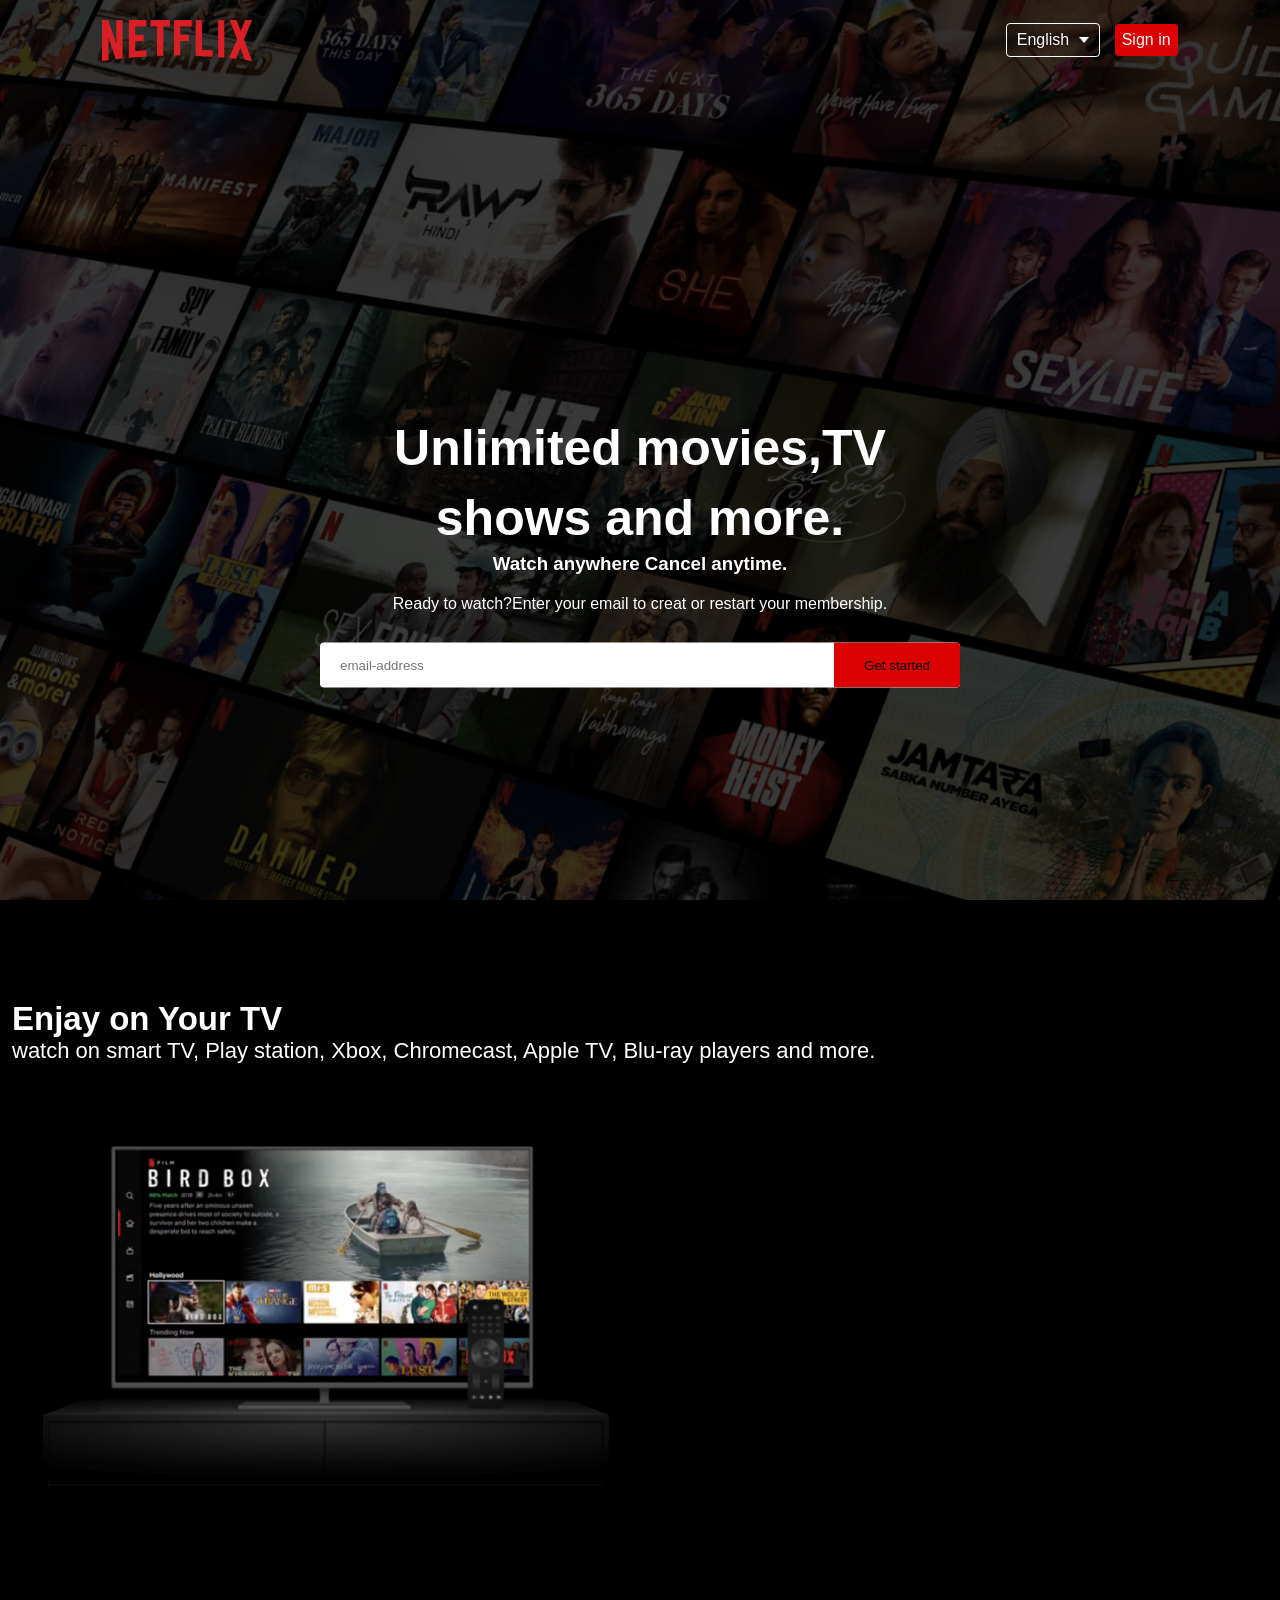
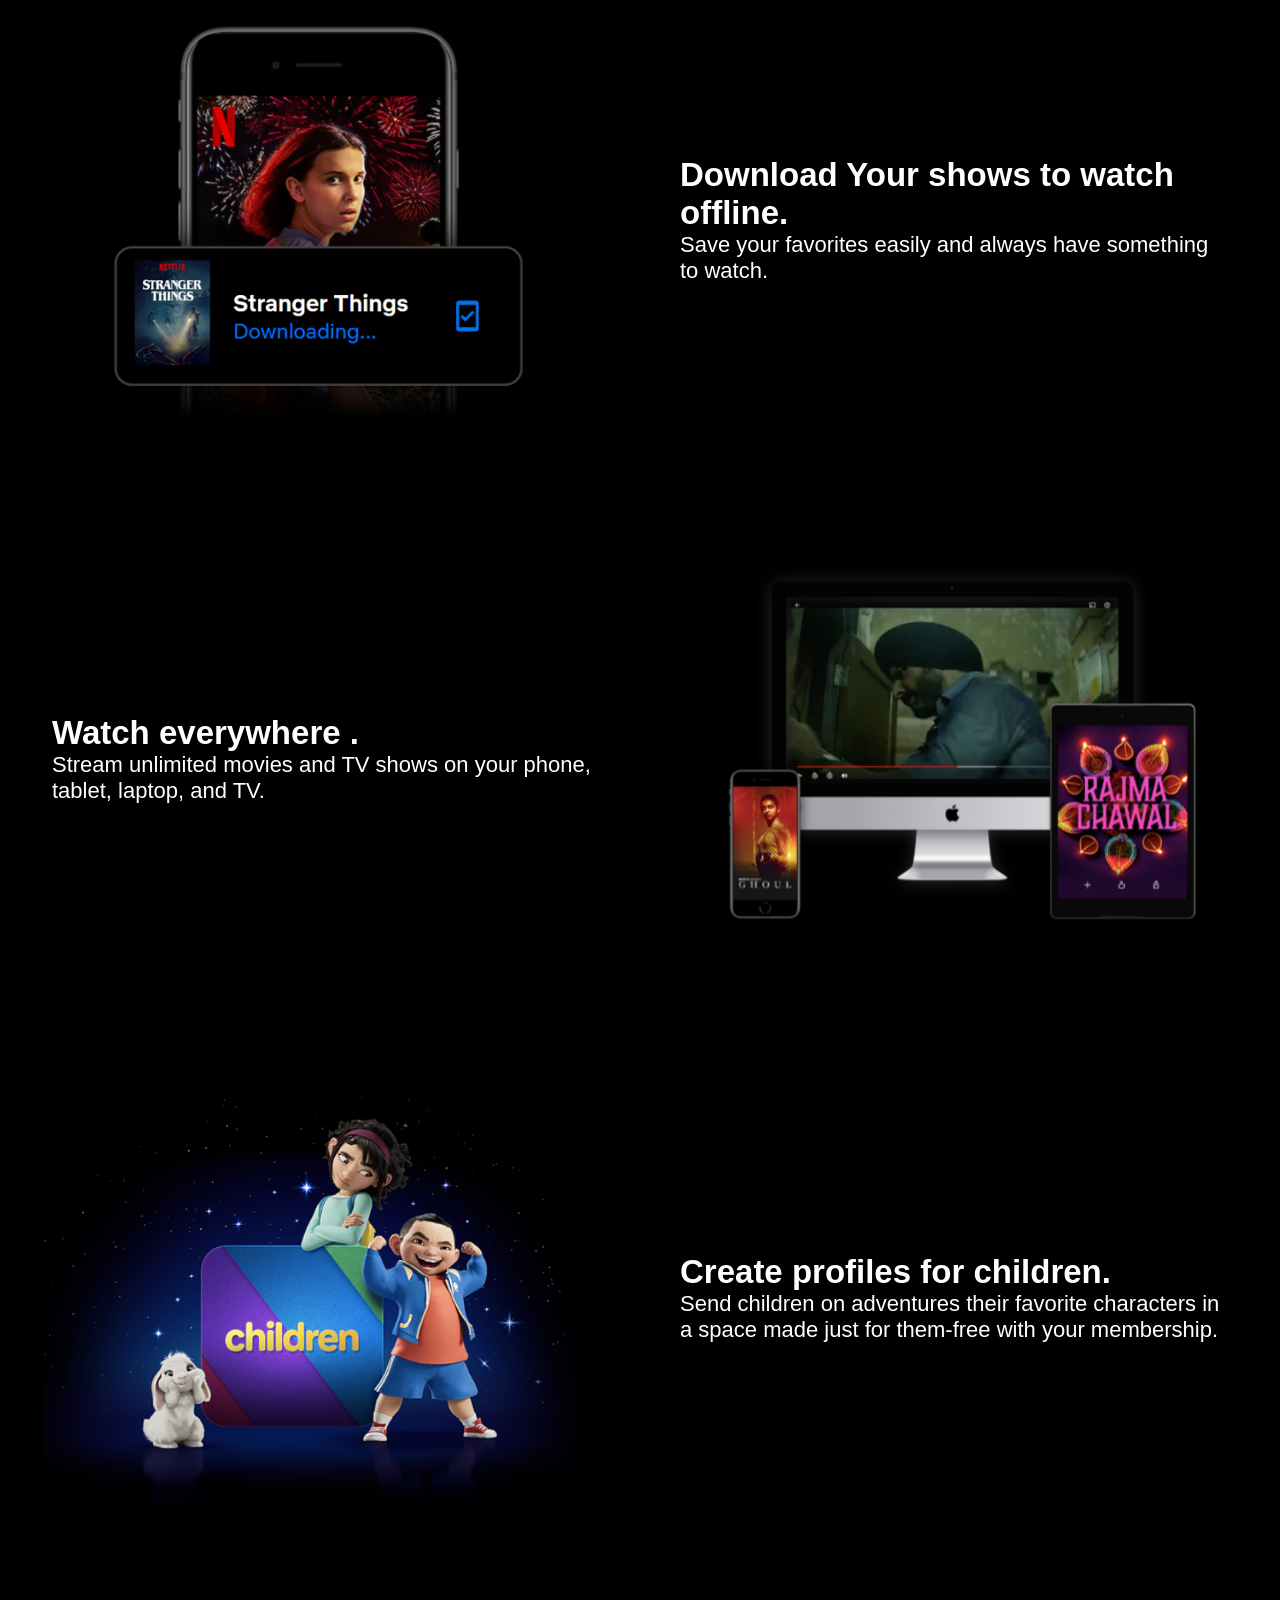
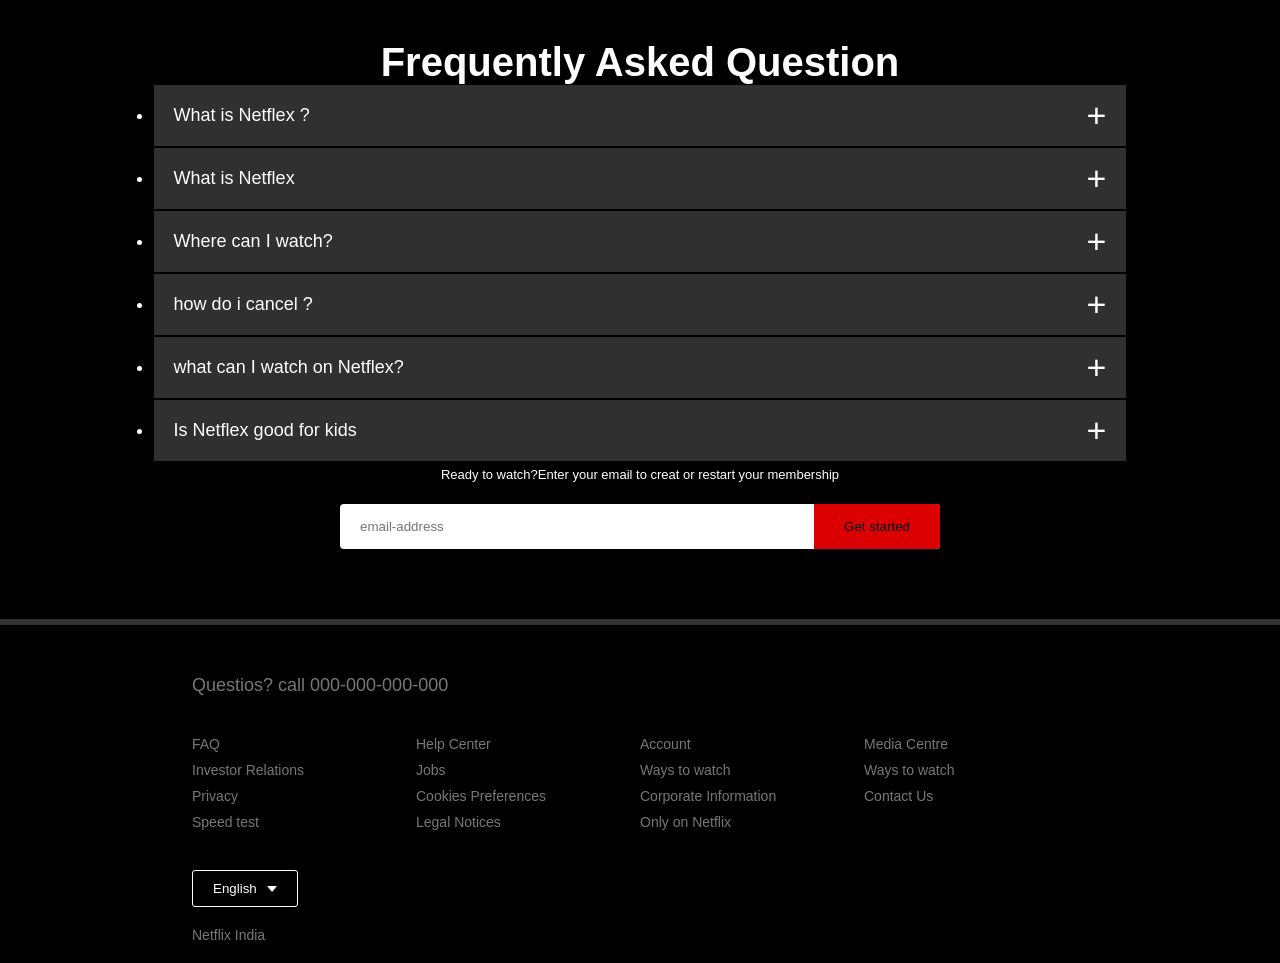
<file: Netflex.html/index.html>
<!DOCTYPE html>
<html lang="en">
<head>
    <meta charset="UTF-8">
    <meta name="viewport" content="width=device-width, initial-scale=1.0">
    <title>Netflex Website Clone-Easy Tutorials</title>
    <link rel="stylesheet" href="style.css">
</head>
<body>
   <div class="header">
    <nav>
        <img src="images/logo.png" class="logo">
        <div>
            <button class="language-btn">English<img src="images/down-icon.png" ></button>
            <button>Sign in</button>
        </div>
    </nav>
    <div class="header-content">
        <h1>Unlimited movies,TV shows and more.</h1>
        <h3>Watch anywhere Cancel anytime.</h3>
        <p>Ready to watch?Enter your email to creat or restart your membership.</p>
        <form class="email-signup">
            <input type="email" placeholder="email-address" required>
            <button type="submit">Get started</button>
        </form>
    </div>
    </div>
    <!-- n0 1 -->
    <div class="features">
        <div class="row">
            <div class=" ">
                <h2>Enjay on Your TV</h2>
                <p>watch on smart TV, Play station, Xbox, Chromecast, Apple TV, Blu-ray players and more.</p>
            </div>
                <div class="img-col">
                    <img src="images/feature-1.png" >
                </div>
        </div>
        <!-- no. 2 -->
        <div class="row">
            <div class="img-col">
                <img src="images/feature-2.png" >
            </div>
            <div class="text-col">
                <h2>Download Your shows to watch offline.</h2>
                <p>Save your favorites easily and always have something to watch.</p>
            </div>
            <div>
               
            </div>
        </div>
        <!-- no.3 -->
        <div class="row">
            <div class="text-col">
                <h2>Watch everywhere .</h2>
                <p>Stream unlimited movies and TV shows on your phone, tablet, laptop, and TV.</p>
            </div>
                <div class="img-col">
                    <img src="images/feature-3.png" >
                </div>
        </div>
        <!-- no. 4 -->
        <div class="row">
            <div class="img-col">
                <img src="images/feature-4.png" >
            </div>
            <div class="text-col">
                <h2>Create profiles for children.</h2>
                <p>Send children on adventures their favorite characters in a space made just for them-free with your membership.</p>
            </div>
            <!-- <div> -->
               
            <!-- </div> -->
        </div>
    </div>


    <div class="faq">
        <h2>Frequently Asked Question</h2>
        <ul class="accordion">
            <li>
                <input type="radio" name="accordion" id="first">
                <label for="first">What is Netflex ? </label>
                <div class="content">
                    <p>Lorem ipsum dolor sit amet consectetur adipisicing elit. Quis laborum magni repellat vero? Distinctio, odio. Amet quis fugiat enim at dignissimos iusto! Odit dolore accusantium amet repudiandae quas quod. Accusamus.</p>
                </div>
            </li>
            <li>
                <input type="radio" name="accordion" id="first">
                <label for="first">What is Netflex </label>
                <div class="content">
                    <p>Lorem ipsum dolor sit amet consectetur adipisicing elit. Quis laborum magni repellat vero? Distinctio, odio. Amet quis fugiat enim at dignissimos iusto! Odit dolore accusantium amet repudiandae quas quod. Accusamus.</p>
                </div>
            </li>
            <li>
                <input type="radio" name="accordion" id="third">
                <label for="third">Where can I watch?</label>
                <div class="content">
                    <p>Lorem ipsum dolor sit amet consectetur adipisicing elit. Quis laborum magni repellat vero? Distinctio, odio. Amet quis fugiat enim at dignissimos iusto! Odit dolore accusantium amet repudiandae quas quod. Accusamus.</p>
                </div>
            </li>
            <li>
                <input type="radio" name="accordion" id="four">
                <label for="four">how do i cancel ?</label>
                <div class="content">
                    <p>Lorem ipsum dolor sit amet consectetur adipisicing elit. Quis laborum magni repellat vero? Distinctio, odio. Amet quis fugiat enim at dignissimos iusto! Odit dolore accusantium amet repudiandae quas quod. Accusamus.</p>
                </div>
            </li>
            <li>
                <input type="radio" name="accordion" id="five">
                <label for="five">what can I watch on Netflex?</label>
                <div class="content">
                    <p>Lorem ipsum dolor sit amet consectetur adipisicing elit. Quis laborum magni repellat vero? Distinctio, odio. Amet quis fugiat enim at dignissimos iusto! Odit dolore accusantium amet repudiandae quas quod. Accusamus.</p>
                </div>
            </li>
            <li>
                <input type="radio" name="accordion" id="six">
                <label for="six">Is Netflex good for kids</label>
                <div class="content">
                    <p>Lorem ipsum dolor sit amet consectetur adipisicing elit. Quis laborum magni repellat vero? Distinctio, odio. Amet quis fugiat enim at dignissimos iusto! Odit dolore accusantium amet repudiandae quas quod. Accusamus.</p>
                </div>
            </li>
        </ul>
        <small>Ready to watch?Enter your email to creat or restart your membership</small>
        <form class="email-signup">
            <input type="email" placeholder="email-address" required>
            <button type="submit">Get started</button>
        </form>
    </div>


    <div class="footer">
        <h2>Questios? call 000-000-000-000</h2>
        
        <div class="row">
            <div class="col">
                <a href="#">FAQ</a>
                <a href="#">Investor Relations</a>
                <a href="#">Privacy</a>
                <a href="#">Speed test</a>
            </div>
            <div class="col">
                <a href="#">Help Center</a>
                <a href="#">Jobs</a>
                <a href="#">Cookies Preferences</a>
                <a href="#">Legal Notices</a>
            </div>
            <div class="col">
                <a href="#">Account</a>
                <a href="#">Ways to watch</a>
                <a href="#">Corporate Information</a>
                <a href="#">Only on Netflix</a>
            </div>
            <div class="col">
                <a href="#">Media Centre</a>
                <a href="#">Ways to watch</a>
                <a href="#">Contact Us</a>
            </div>
        </div>
        
        <button class="language-btn">English<img src="images/down-icon.png" ></button>
        <p class="copyright-text">Netflix India</p>
    </div>
    
</body>
</html>
</file>
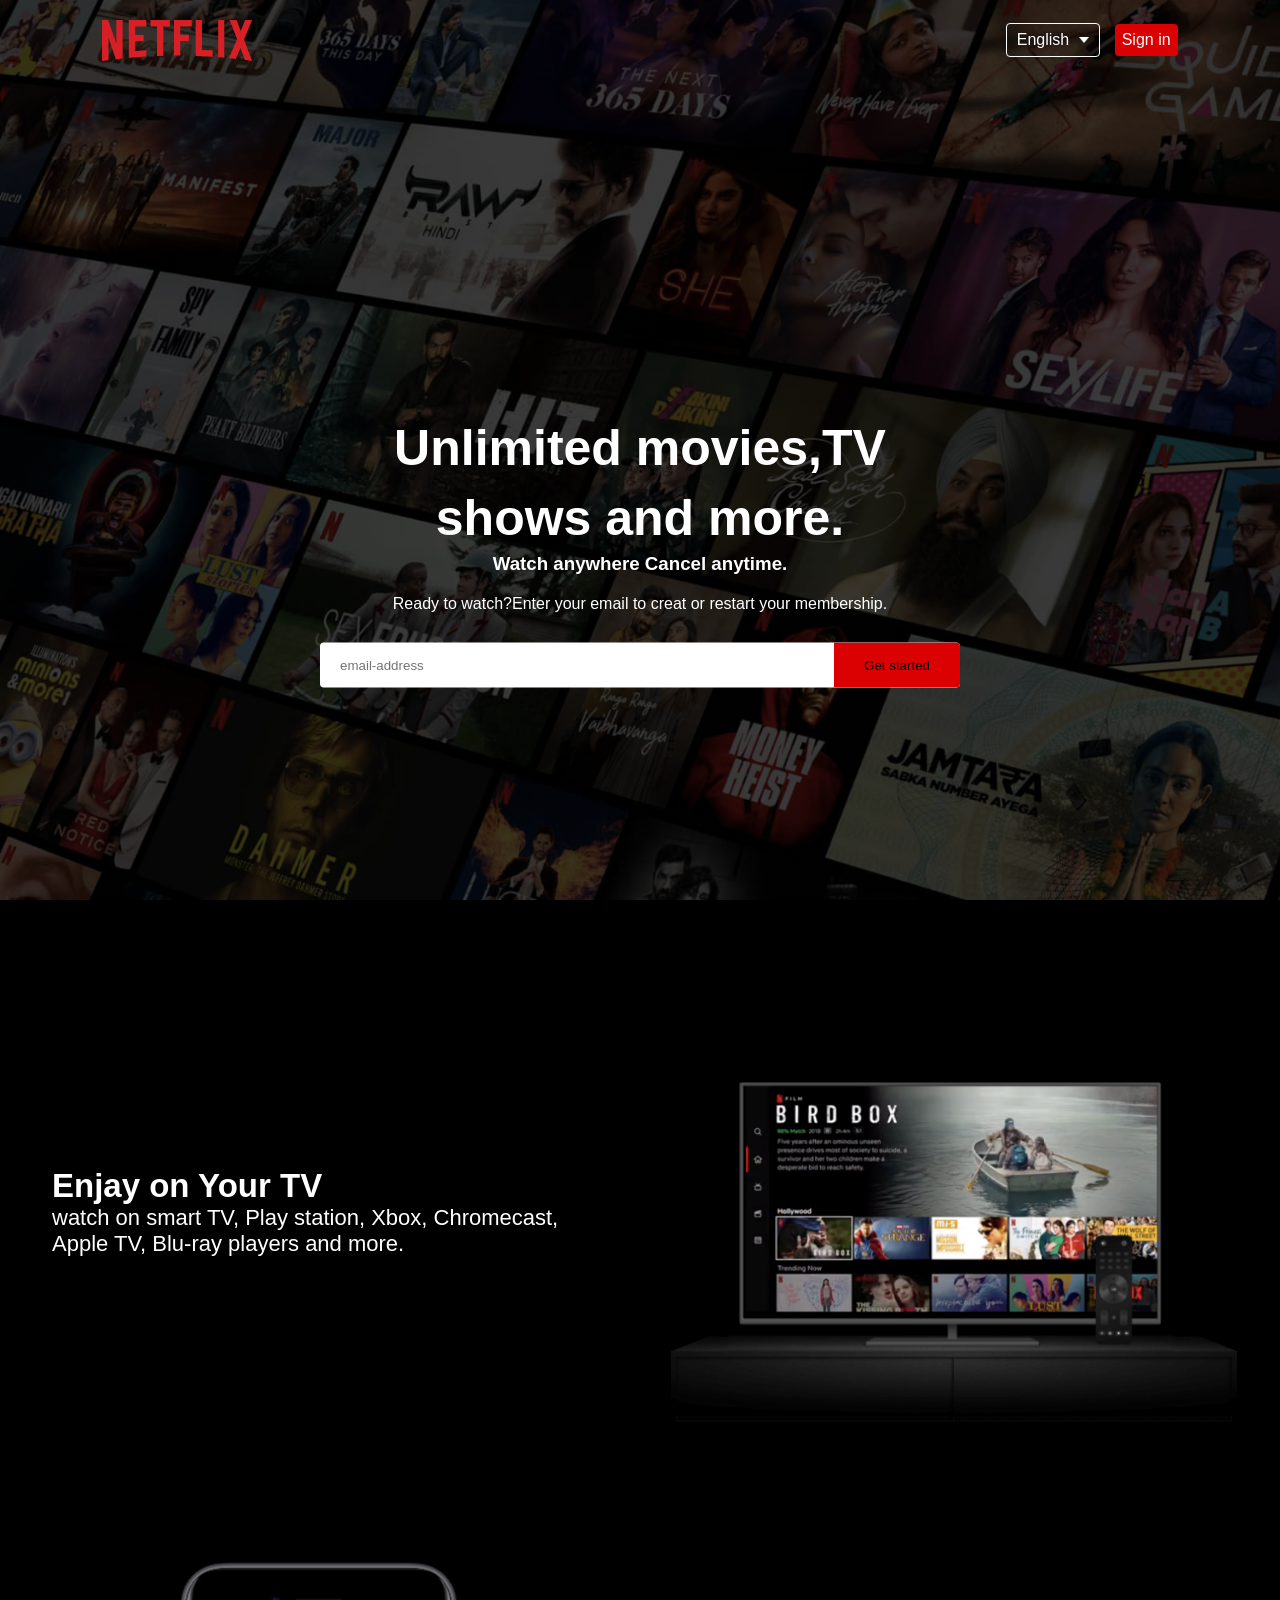
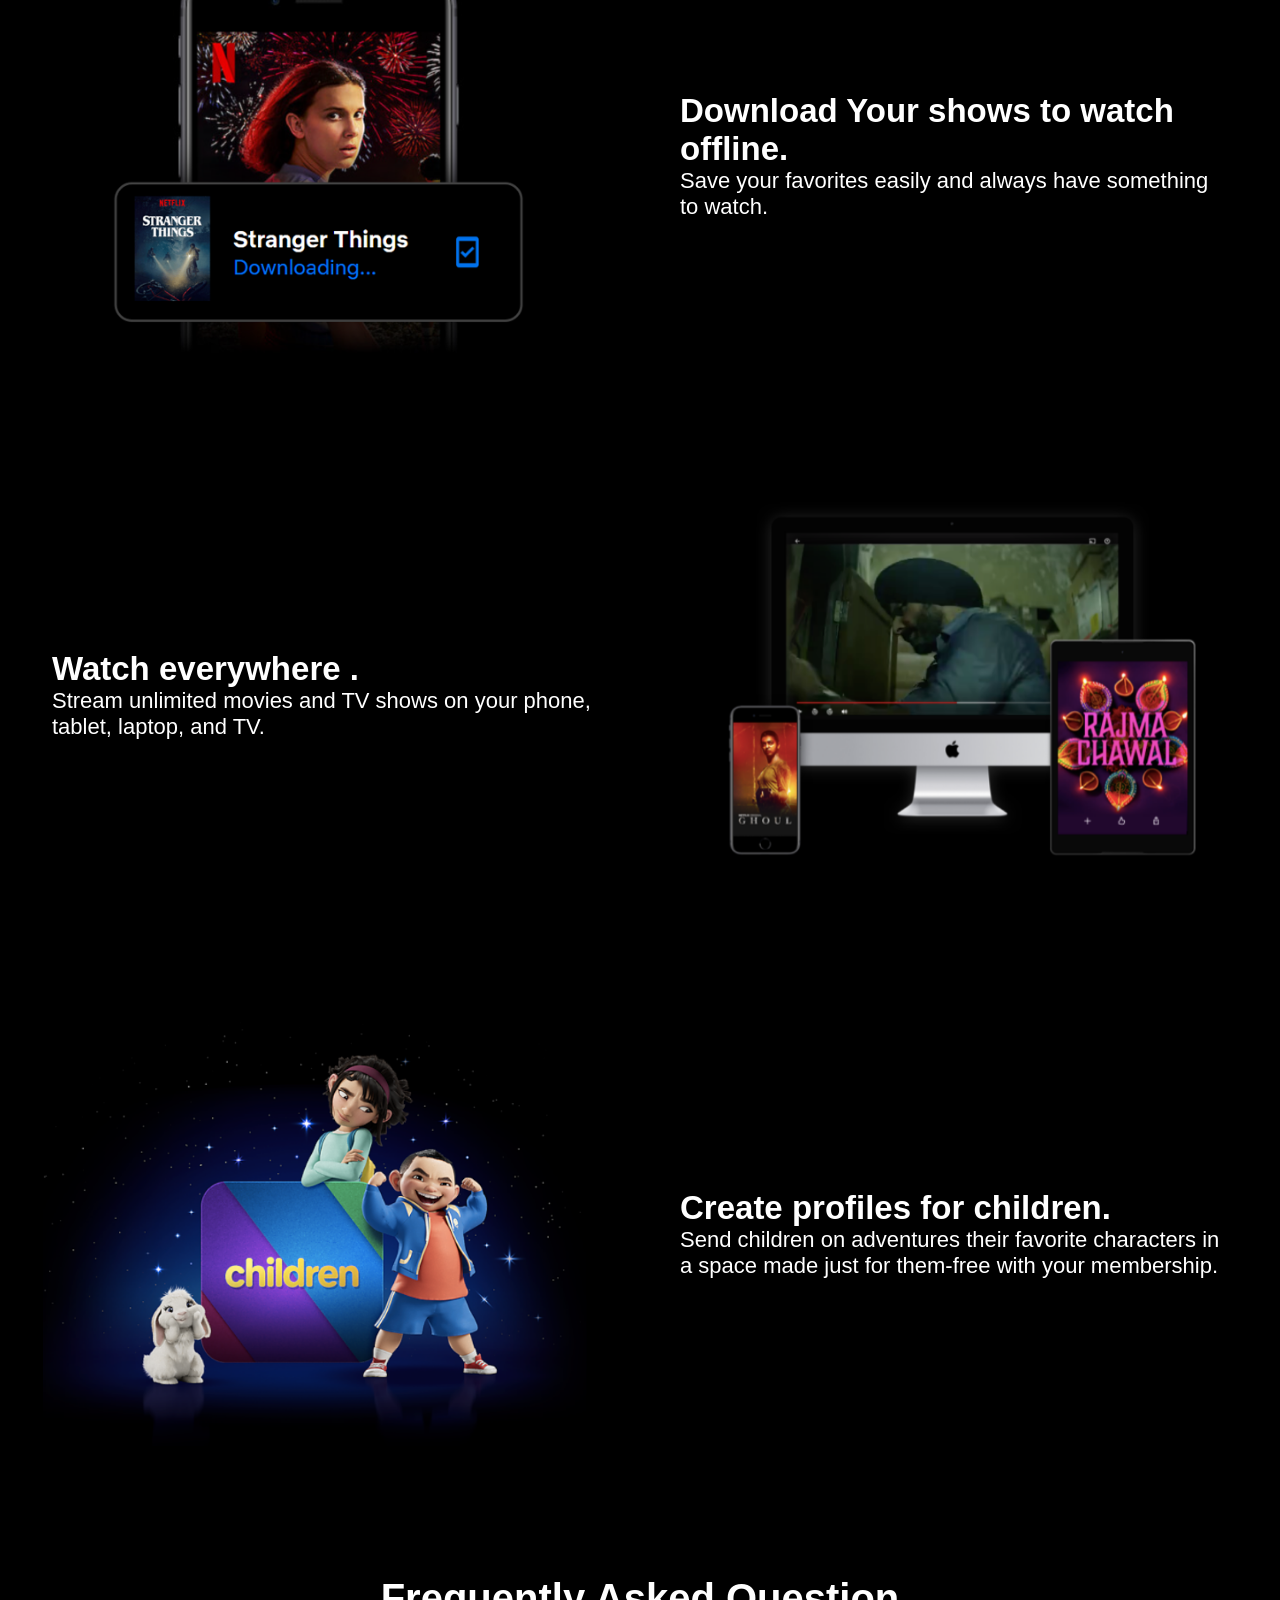
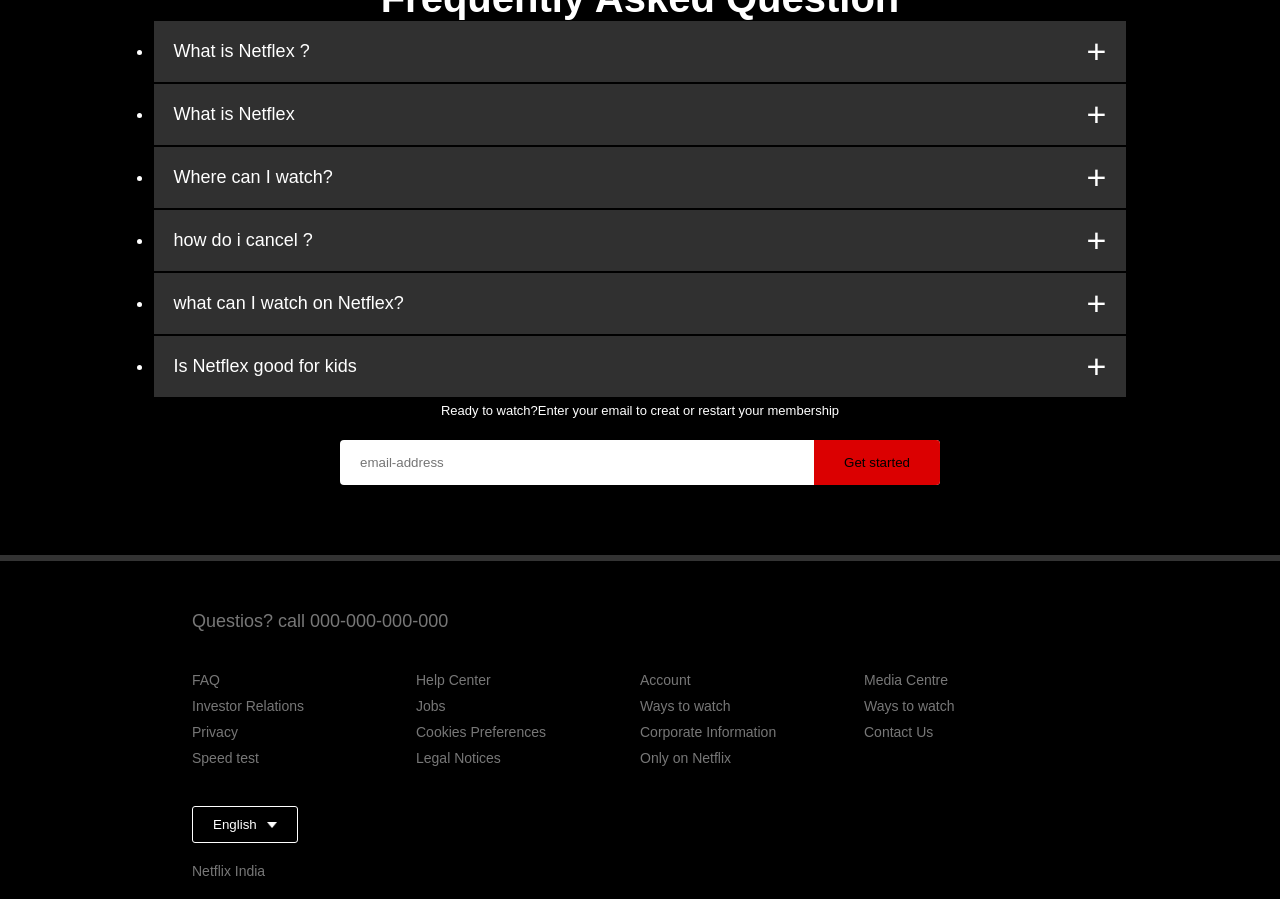
<file: Netflix/index.html>
<!DOCTYPE html>
<html lang="en">
<head>
    <meta charset="UTF-8">
    <meta name="viewport" content="width=device-width, initial-scale=1.0">
    <title>Netflex Website Clone-Easy Tutorials</title>
    <link rel="stylesheet" href="index.css">
</head>
<body>
   <div class="header">
    <nav>
        <img src="images/logo.png" class="logo">
        <div>
            <button class="language-btn">English<img src="images/down-icon.png" ></button>
            <button>Sign in</button>
        </div>
    </nav>
    <div class="header-content">
        <h1>Unlimited movies,TV shows and more.</h1>
        <h3>Watch anywhere Cancel anytime.</h3>
        <p>Ready to watch?Enter your email to creat or restart your membership.</p>
        <form class="email-signup">
            <input type="email" placeholder="email-address" required>
            <button type="submit" onlick="getStert">Get started</button>
        </form>
    </div>
    </div>
    <!-- n0 1 -->
    <div class="features">
        <div class="row">
            <div class="text-col">
                <h2>Enjay on Your TV</h2>
                <p>watch on smart TV, Play station, Xbox, Chromecast, Apple TV, Blu-ray players and more.</p>
            </div>
                <div class="img-col">
                    <img src="images/feature-1.png" >
                </div>
        </div>
        <!-- no. 2 -->
        <div class="row">
            <div class="img-col">
                <img src="images/feature-2.png" >
            </div>
            <div class="text-col">
                <h2>Download Your shows to watch offline.</h2>
                <p>Save your favorites easily and always have something to watch.</p>
            </div>
            <div>
               
            </div>
        </div>
        <!-- no.3 -->
        <div class="row">
            <div class="text-col">
                <h2>Watch everywhere .</h2>
                <p>Stream unlimited movies and TV shows on your phone, tablet, laptop, and TV.</p>
            </div>
                <div class="img-col">
                    <img src="images/feature-3.png" >
                </div>
        </div>
        <!-- no. 4 -->
        <div class="row">
            <div class="img-col">
                <img src="images/feature-4.png" >
            </div>
            <div class="text-col">
                <h2>Create profiles for children.</h2>
                <p>Send children on adventures their favorite characters in a space made just for them-free with your membership.</p>
            </div>
            <!-- <div> -->
        </div>
    </div>


    <div class="faq">
        <h2>Frequently Asked Question</h2>
        <ul class="accordion">
            <li>
                <input type="radio" name="accordion" id="first">
                <label for="first">What is Netflex ? </label>
                <div class="content">
                    <p>Lorem ipsum dolor sit amet consectetur adipisicing elit. Quis laborum magni repellat vero? Distinctio, odio. Amet quis fugiat enim at dignissimos iusto! Odit dolore accusantium amet repudiandae quas quod. Accusamus.</p>
                </div>
            </li>
            <li>
                <input type="radio" name="accordion" id="first">
                <label for="first">What is Netflex </label>
                <div class="content">
                    <p>Lorem ipsum dolor sit amet consectetur adipisicing elit. Quis laborum magni repellat vero? Distinctio, odio. Amet quis fugiat enim at dignissimos iusto! Odit dolore accusantium amet repudiandae quas quod. Accusamus.</p>
                </div>
            </li>
            <li>
                <input type="radio" name="accordion" id="third">
                <label for="third">Where can I watch?</label>
                <div class="content">
                    <p>Lorem ipsum dolor sit amet consectetur adipisicing elit. Quis laborum magni repellat vero? Distinctio, odio. Amet quis fugiat enim at dignissimos iusto! Odit dolore accusantium amet repudiandae quas quod. Accusamus.</p>
                </div>
            </li>
            <li>
                <input type="radio" name="accordion" id="four">
                <label for="four">how do i cancel ?</label>
                <div class="content">
                    <p>Lorem ipsum dolor sit amet consectetur adipisicing elit. Quis laborum magni repellat vero? Distinctio, odio. Amet quis fugiat enim at dignissimos iusto! Odit dolore accusantium amet repudiandae quas quod. Accusamus.</p>
                </div>
            </li>
            <li>
                <input type="radio" name="accordion" id="five">
                <label for="five">what can I watch on Netflex?</label>
                <div class="content">
                    <p>Lorem ipsum dolor sit amet consectetur adipisicing elit. Quis laborum magni repellat vero? Distinctio, odio. Amet quis fugiat enim at dignissimos iusto! Odit dolore accusantium amet repudiandae quas quod. Accusamus.</p>
                </div>
            </li>
            <li>
                <input type="radio" name="accordion" id="six">
                <label for="six">Is Netflex good for kids</label>
                <div class="content">
                    <p>Lorem ipsum dolor sit amet consectetur adipisicing elit. Quis laborum magni repellat vero? Distinctio, odio. Amet quis fugiat enim at dignissimos iusto! Odit dolore accusantium amet repudiandae quas quod. Accusamus.</p>
                </div>
            </li>
        </ul>
        <small>Ready to watch?Enter your email to creat or restart your membership</small>
        <form class="email-signup">
            <input type="email" placeholder="email-address" required>
            <button type="submit">Get started</button>
        </form>
    </div>


    <div class="footer">
        <h2>Questios? call 000-000-000-000</h2>
        
        <div class="row">
            <div class="col">
                <a href="#">FAQ</a>
                <a href="#">Investor Relations</a>
                <a href="#">Privacy</a>
                <a href="#">Speed test</a>
            </div>
            <div class="col">
                <a href="#">Help Center</a>
                <a href="#">Jobs</a>
                <a href="#">Cookies Preferences</a>
                <a href="#">Legal Notices</a>
            </div>
            <div class="col">
                <a href="#">Account</a>
                <a href="#">Ways to watch</a>
                <a href="#">Corporate Information</a>
                <a href="#">Only on Netflix</a>
            </div>
            <div class="col">
                <a href="#">Media Centre</a>
                <a href="#">Ways to watch</a>
                <a href="#">Contact Us</a>
            </div>
        </div>
        
        <button class="language-btn">English<img src="images/down-icon.png" ></button>
        <p class="copyright-text">Netflix India</p>
    </div>
    
</body>
</html>
</file>
<file: Netflex.html/style.css>
*{
    margin:0;
    padding:0; 
    font-family:'poppins',sans-serif;
    box-sizing: border-box;
}
body{
    background:black;
    color:#fff;
}
.header{
    width:100%;
    height:100vh;
    background-image: linear-gradient(rgba(0,0,0,0.7),rgba(0,0,0,0.7)),url(images/header-image.png);
    background-size: cover;
    background-position: center;
    padding:10px 8%;
    position:relative;
}

nav{
    display:flex;
    align-items:center;
    justify-content:space-between;
    padding:10px 0;
    height:600;
}

.logo{
    width:150px;
    cursor:pointer;
}

nav button{
    border:0;
    outline:0;
    background: #db0001;
    color:#fff;
    padding:7px;
    font-size:16px; 
    border-radius:4px;
    margin-left:10px;
    cursor:pointer;

}

.language-btn{
    display: inline-flex;
    align-items: center;
    background:transparent;
    border:1px solid #ffff;
    padding:7px 10px;
}

.language-btn img{
    width: 10px;
    margin-left:10px;
}

.header-content{
    position:absolute;
    top:50%;
    left:50%;
    transform:translate(-50%,-50%); 
    text-align:center;
    margin-top:100px;
}

.header-content h1{
    font-size:50px;
    line-height: 70px;
    font-weight: 600px;
    max-width:650px;
}

.header-content h3{
    font-weight:400px;
    margin-bottom: 20px;
}

.email-signup{
    background: #fff;
    border-radius: 4px;
    display: flex;
    align-items: center;
    margin-top: 30px;
    overflow: hidden;
}

.email-signup input{
    flex:1;
    border:0;
    outline:0;
    margin-left:20px;
}

.email-signup button{
    background: #db0001;
    border: 0;
    outline: 0;
    cursor: pointer;
    padding: 15px 30px;
}

/*---------features--------*/

.features{
     padding: 50px 12px;
     font-size: 22px;
}

.row{
    display:flex;
    width:100%;
    align-items:center;
    flex-wrap: wrap;
    padding:50px 0;
}

.text-col{
    flex-basis: 50%;
    margin-bottom: 20px;
    /* margin-left: 5px; */
   
}
.text-col{
    padding:40px;
}
.img-col{
    flex-basis: 50%;
    margin-bottom: 20px;
}
.img-col img{
    display: block;
    width: 90%;
    margin: auto;
}
.feature h2{
    font-size: 50px;
    font-weight:600px;
    margin-bottom:20px;
}

/* -------------faq----------- */

.faq{
    padding:10px 12%;
    text-align:center;
    font-size:18px;
}

.faq h2{
    font-weight: 500px;
    font-size: 40px;
}

.according{
    margin:60px auto;
    width:100%;
    max-width:750px;
}

.according li{
    list-style:none;
    width:100px;
    padding:5px;
}

.accordion li label {
    display:flex;
    align-items:center;
    padding:20px;
    font-size:18px; 
    font-weight:500;
    background:#303030;
    margin-bottom:2px;
    cursor:pointer;
    position:relative;
}

label::after{
    content:'+';
    font-size: 34px;
    position:absolute;
    right: 20px;
    transition: transform 0.5s;
}

input[type="radio"]{
    display:none;
} 

.accordion .content{
    background:#303030;
    text-align: left;
    padding:0 20px;
    max-height:0;
    overflow:hidden;
    transition:max-height 0.5s, padding 0.5s;
}

.accordion input[type="radio"]:checked + label + .content{
    max-height: 600px;
    padding:30px 20px;
} 

.accordion input[type="radio"]:checked + label::after{
    transform:rotate(135deg);
}
.faq .email-signup{
    max-width: 600px;
    margin:20px auto 60px;
 }
.faq small{
    font-size:13px;
 }

 /*-------------footer---------*/

.footer{
    padding:50px 15% 10px;
    border-top:6px solid #333;
    color:#777;
 }

 .footer h2{
    font-size: 18px;
    font-weight:400;
    margin-bottom:30px;
 }

.footer .col{
    flex-basis:25%;
    flex-grow:1;
    margin-bottom:20px;
 } 


.footer .col a{
    display:block;
    text-decoration: none;
    color:#777;
    font-size:14px;
    margin-bottom:10px;
 }

.footer .row{
    align-items:flex-start;
    padding:10px 0;
 }

.footer .language-btn{
    color:#fff;
    padding:10px 20px;
    border-radius: 3px;
}

.copyright-text{
    font-size:14px;
    margin-top:20px;
    margin-bottom:10px;
}

/*----------media-queries-for-small-screen-------*/

@media only screen and(max-width:600px){
     .logo{
        width:100px
    }
    nav button{
        padding:5px 10px;
    }
    nav .language-{
        padding:4px 8px;
    }
    .header-content{
        position:unset;
        transform:none;
        padding: top 150px;
    }
    .header-content h1{
        font-size:30px;
    }
    .email-signup button{
        font-size:12px;
        padding:10px 15px;
    }
    .text-col,.img-col{
        flex-basis:100%
    }
    .feature h2{
        font-size:30px;
    }
    .features p{
        font-size:15px;
    }
    .row:nth-child(2), .row:nth-child(4){
        flex-direction:column-reverse;
    }

    .features .row{
        padding:10px 0;
    }

    .faq h2{
        font-size:20px;
    }

    .accordion .content{
        font-size:14px;
    }

    .accordion li label{
        padding:10px;
        font-size:14px
    }

    label::after{
        font-size:22px;
    }

}
</file>
<file: Netflix/index.css>
*{
    margin:0;
    padding:0; 
    font-family:'poppins',sans-serif;
    box-sizing: border-box;
}
body{
    background:black;
    color:#fff;
}
.header{
    width:100%;
    height:100vh;
    background-image: linear-gradient(rgba(0,0,0,0.7),rgba(0,0,0,0.7)),url(images/header-image.png);
    background-size: cover;
    background-position: center;
    padding:10px 8%;
    position:relative;
}

nav{
    display:flex;
    align-items:center;
    justify-content:space-between;
    padding:10px 0;
    height:600;
}

.logo{
    width:150px;
    cursor:pointer;
}

nav button{
    border:0;
    outline:0;
    background: #db0001;
    color:#fff;
    padding:7px;
    font-size:16px; 
    border-radius:4px;
    margin-left:10px;
    cursor:pointer;

}

.language-btn{
    display: inline-flex;
    align-items: center;
    background:transparent;
    border:1px solid #ffff;
    padding:7px 10px;
}

.language-btn img{
    width: 10px;
    margin-left:10px;
}

.header-content{
    position:absolute;
    top:50%;
    left:50%;
    transform:translate(-50%,-50%); 
    text-align:center;
    margin-top:100px;
}

.header-content h1{
    font-size:50px;
    line-height: 70px;
    font-weight: 600px;
    max-width:650px;
}

.header-content h3{
    font-weight:400px;
    margin-bottom: 20px;
}

.email-signup{
    background: #fff;
    border-radius: 4px;
    display: flex;
    align-items: center;
    margin-top: 30px;
    overflow: hidden;
}

.email-signup input{
    flex:1;
    border:0;
    outline:0;
    margin-left:20px;
}

.email-signup button{
    background: #db0001;
    border: 0;
    outline: 0;
    cursor: pointer;
    padding: 15px 30px;
}

/*---------features--------*/

.features{
     padding: 50px 12px;
     font-size: 22px;
}

.row{
    display:flex;
    width:100%;
    align-items:center;
    flex-wrap: wrap;
    padding:50px 0;
}

.text-col{
    flex-basis: 50%;
    margin-bottom: 20px;
    /* margin-left: 5px; */
   
}
.text-col{
    padding:40px;
}
.img-col{
    flex-basis: 50%;
    margin-bottom: 20px;
}
.img-col img{
    display: block;
    width: 90%;
    margin: auto;
}
.feature h2{
    font-size: 50px;
    font-weight:600px;
    margin-bottom:20px;
}

/* -------------faq----------- */

.faq{
    padding:10px 12%;
    text-align:center;
    font-size:18px;
}

.faq h2{
    font-weight: 500px;
    font-size: 40px;
}

.according{
    margin:60px auto;
    width:100%;
    max-width:750px;
}

.according li{
    list-style:none;
    width:100px;
    padding:5px;
}

.accordion li label {
    display:flex;
    align-items:center;
    padding:20px;
    font-size:18px; 
    font-weight:500;
    background:#303030;
    margin-bottom:2px;
    cursor:pointer;
    position:relative;
}

label::after{
    content:'+';
    font-size: 34px;
    position:absolute;
    right: 20px;
    transition: transform 0.5s;
}

input[type="radio"]{
    display:none;
} 

.accordion .content{
    background:#303030;
    text-align: left;
    padding:0 20px;
    max-height:0;
    overflow:hidden;
    transition:max-height 0.5s, padding 0.5s;
}

.accordion input[type="radio"]:checked + label + .content{
    max-height: 600px;
    padding:30px 20px;
} 

.accordion input[type="radio"]:checked + label::after{
    transform:rotate(135deg);
}
.faq .email-signup{
    max-width: 600px;
    margin:20px auto 60px;
 }
.faq small{
    font-size:13px;
 }

 /*-------------footer---------*/

.footer{
    padding:50px 15% 10px;
    border-top:6px solid #333;
    color:#777;
 }

 .footer h2{
    font-size: 18px;
    font-weight:400;
    margin-bottom:30px;
 }

.footer .col{
    flex-basis:25%;
    flex-grow:1;
    margin-bottom:20px;
 } 


.footer .col a{
    display:block;
    text-decoration: none;
    color:#777;
    font-size:14px;
    margin-bottom:10px;
 }

.footer .row{
    align-items:flex-start;
    padding:10px 0;
 }

.footer .language-btn{
    color:#fff;
    padding:10px 20px;
    border-radius: 3px;
}

.copyright-text{
    font-size:14px;
    margin-top:20px;
    margin-bottom:10px;
}

/*----------media-queries-for-small-screen-------*/

@media only screen and(max-width:600px){
     .logo{
        width:100px
    }
    nav button{
        padding:5px 10px;
    }
    nav .language-{
        padding:4px 8px;
    }
    .header-content{
        position:unset;
        transform:none;
        padding: top 150px;
    }
    .header-content h1{
        font-size:30px;
    }
    .email-signup button{
        font-size:12px;
        padding:10px 15px;
    }
    .text-col,.img-col{
        flex-basis:100%
    }
    .feature h2{
        font-size:30px;
    }
    .features p{
        font-size:15px;
    }
    .row:nth-child(2), .row:nth-child(4){
        flex-direction:column-reverse;
    }

    .features .row{
        padding:10px 0;
    }

    .faq h2{
        font-size:20px;
    }

    .accordion .content{
        font-size:14px;
    }

    .accordion li label{
        padding:10px;
        font-size:14px
    }

    label::after{
        font-size:22px;
    }

}
</file>
